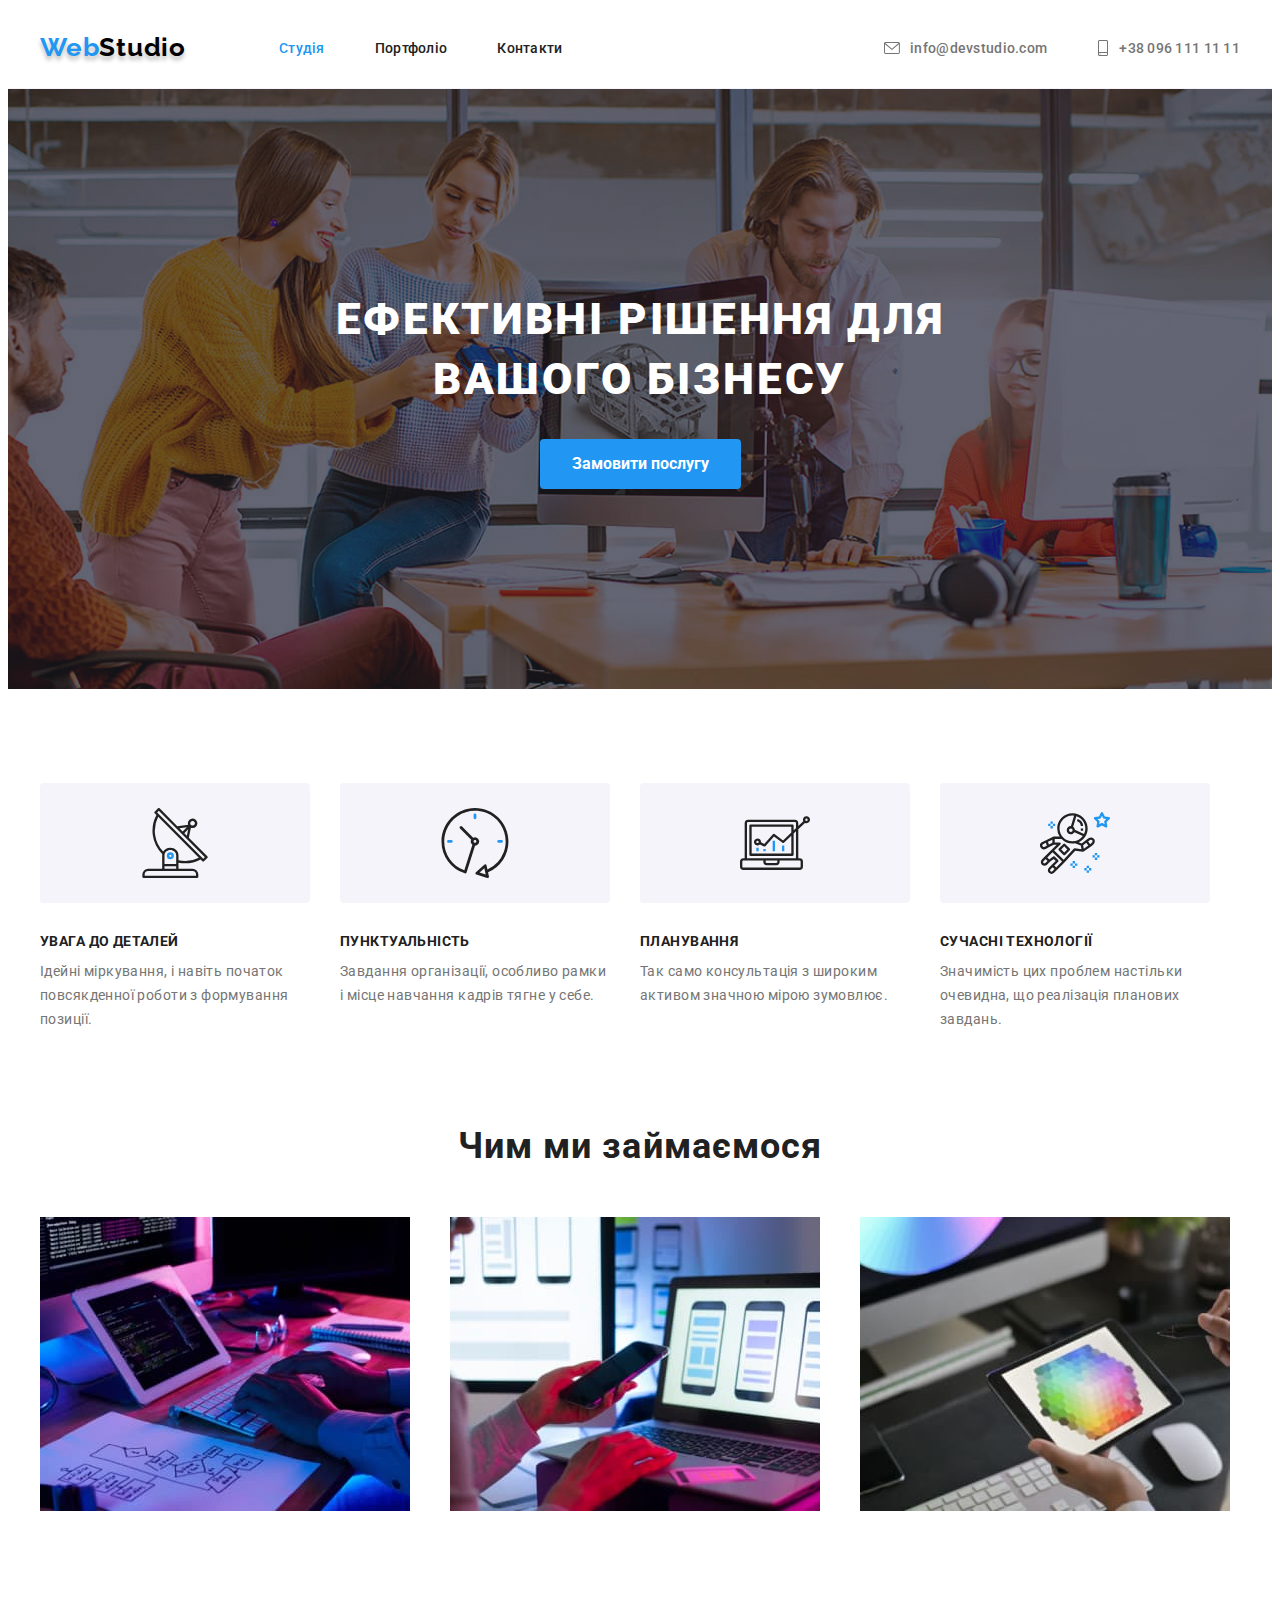
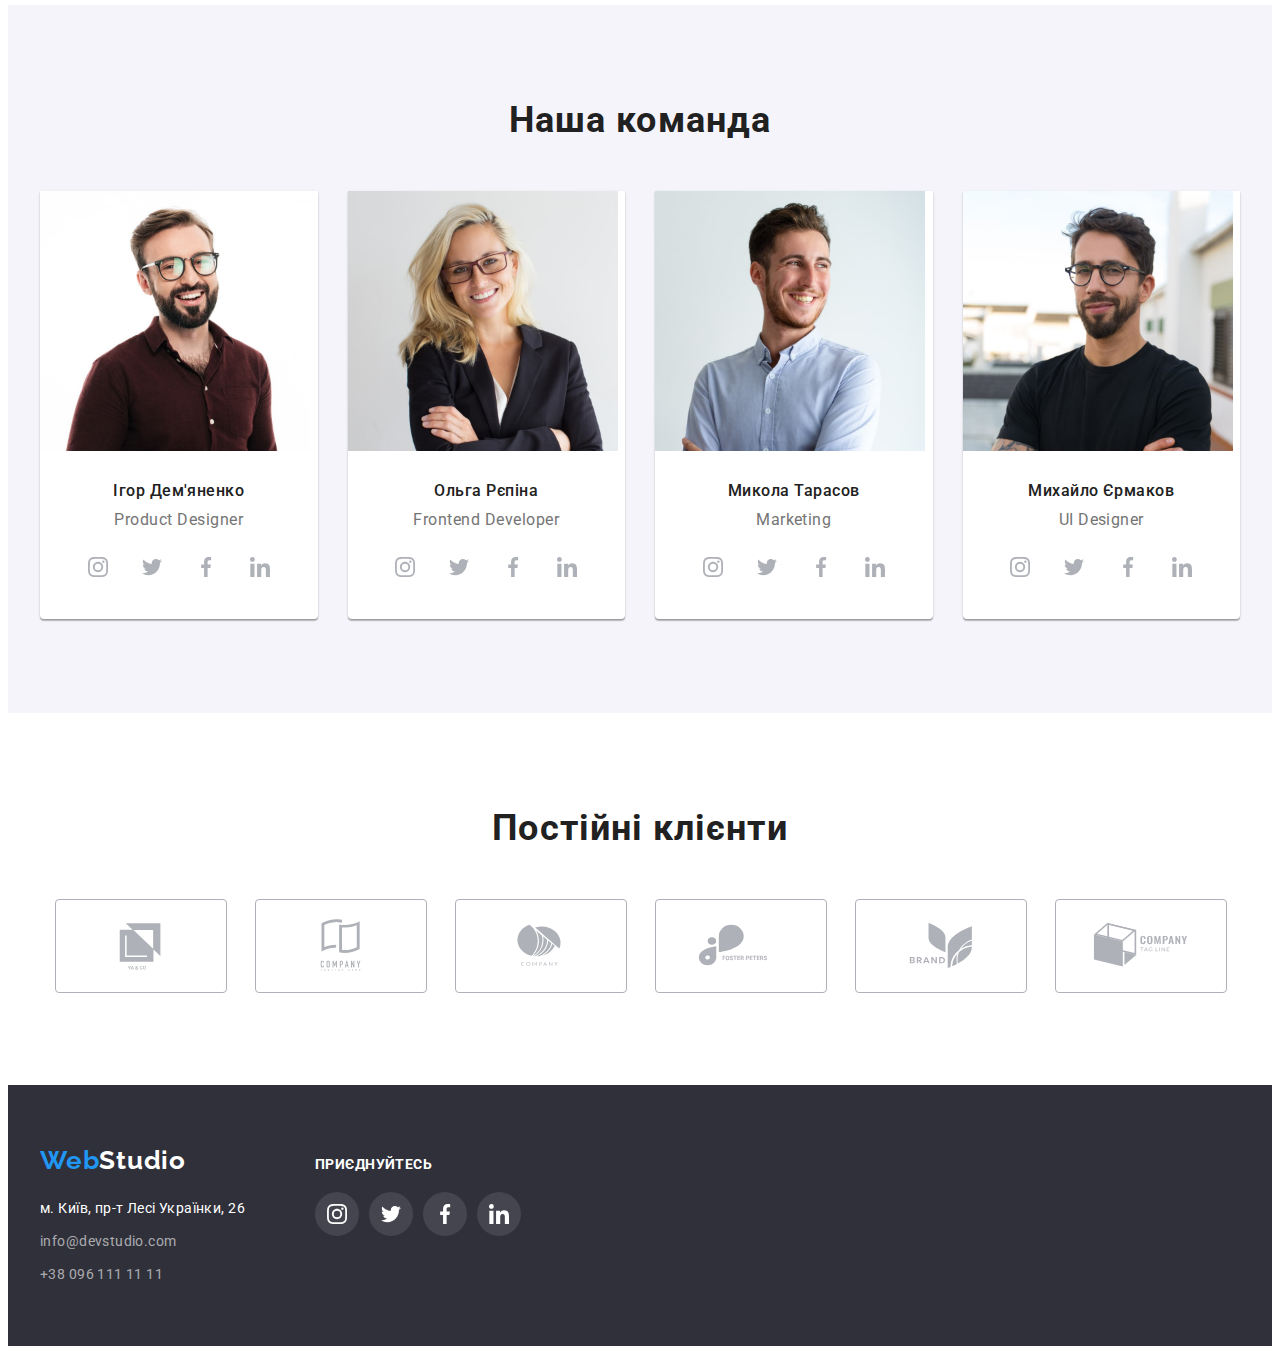
<file: index.html>
<!DOCTYPE html>
<html lang="uk">
  <head>
    <meta charset="UTF-8" />
    <meta http-equiv="X-UA-Compatible" content="IE=edge" />
    <meta name="viewport" content="width=device-width, initial-scale=1.0" />
    <title>WebStudio</title>

    <!-- Normalize -->
    <link
      rel="stylesheet"
      href="https://cdnjs.cloudflare.com/ajax/libs/modern-normalize/1.1.0/modern-normalize.min.css"
      integrity="sha512-wpPYUAdjBVSE4KJnH1VR1HeZfpl1ub8YT/NKx4PuQ5NmX2tKuGu6U/JRp5y+Y8XG2tV+wKQpNHVUX03MfMFn9Q=="
      crossorigin="anonymous"
      referrerpolicy="no-referrer"
    />

    <!-- Fonts -->
    <link rel="preconnect" href="https://fonts.googleapis.com" />
    <link rel="preconnect" href="https://fonts.gstatic.com" crossorigin />
    <link
      href="https://fonts.googleapis.com/css2?family=Raleway:wght@700&family=Roboto:wght@400;500;700;900&display=swap"
      rel="stylesheet"
    />

    <!-- Custom styles -->
    <link rel="stylesheet" href="./css/styles.css" />
  </head>

  <body>
    <!--Header-->
    <header class="header">
      <div class="header-container container">
        <a href="./index.html" class="logo link">Web<span class="logo-part">Studio</span></a>
        <nav class="site-nav">
          <ul class="nav-list list">
            <li>
              <a href="./index.html" class="nav-link link-current link">Студія</a>
            </li>
            <li>
              <a href="./portfolio.html" class="nav-link link">Портфоліо</a>
            </li>
            <li>
              <a href="" class="nav-link link">Контакти</a>
            </li>
          </ul>
        </nav>
        <ul class="contact-list list">
          <li>
            <a href="mailto:info@devstudio.com" 
              class="contact-link link">
              <svg class="header-icon" width="16" height="12">
                <use href="./img/icons/icons.svg#envelope"></use>
              </svg>
              info@devstudio.com
            </a>
          </li>
          <li>
            <a href="tel:+380961111111" 
              class="contact-link link">
              <svg class="header-icon" width="12" height="16">
                <use href="./img/icons/icons.svg#smartphone"></use>
              </svg>
              +38 096 111 11 11
            
            </a>
          </li>
        </ul>
      </div>
    </header>

    <main>
      <!--Hero section -->
      <section class="hero-section section">
        <div class="container">
          <h1 class="hero-title">Ефективні рішення для вашого бізнесу</h1>
          <button type="button" class="hero-btn btn">Замовити послугу</button>
        </div>
      </section>

      <!--Specific section-->
      <section class="section">
        <div class="container">
          <h2 class="visually-hidden">Особливості</h2>
          <ul class="specific-list list">
            <li>
              <div class="specific-bg">
                <svg class="specific-icon" width="70" height="70">
                  <use href="./img/icons/icons.svg#antenna"></use>
                </svg>
              </div>
              <h3 class="scecific-item-title">УВАГА ДО ДЕТАЛЕЙ</h3>
              <p class="specific-item-text">
                Ідейні міркування, і навіть початок повсякденної роботи з формування позиції.
              </p>
            </li>

            <li>
              <div class="specific-bg">
                <svg class="specific-icon" width="70" height="70">
                  <use href="./img/icons/icons.svg#clock"></use>
                </svg>
              </div>
              <h3 class="scecific-item-title">ПУНКТУАЛЬНІСТЬ</h3>
              <p class="specific-item-text">
                Завдання організації, особливо рамки і місце навчання кадрів тягне у себе.
              </p>
            </li>

            <li>
              <div class="specific-bg">
                <svg class="specific-icon" width="70" height="70">
                  <use href="./img/icons/icons.svg#diagram"></use>
                </svg>
              </div>
              <h3 class="scecific-item-title">ПЛАНУВАННЯ</h3>
              <p class="specific-item-text">
                Так само консультація з широким активом значною мірою зумовлює.
              </p>
            </li>

            <li>
              <div class="specific-bg">
                <svg class="specific-icon" width="70" height="70">
                  <use href="./img/icons/icons.svg#astronaut"></use>
                </svg>
              </div>
              <h3 class="scecific-item-title">СУЧАСНІ ТЕХНОЛОГІЇ</h3>
              <p class="specific-item-text">
                Значимість цих проблем настільки очевидна, що реалізація планових завдань.
              </p>
            </li>
          </ul>
        </div>
      </section>

      <!--Activities section-->
      <section class="activities-section section">
        <div class="container">
          <h2 class="section-title">Чим ми займаємося</h2>
          <ul class="card-set list">
            <li class="card-set-item">
              <img
                src="./img/box1.jpg"
                alt="зображення робочого процесу"
                width="370"
                height="294"
              />
            </li>
            <li class="card-set-item">
              <img
                src="./img/box2.jpg"
                alt="зображення робочого процесу"
                width="370"
                height="294"
              />
            </li>
            <li class="card-set-item">
              <img
                src="./img/box3.jpg"
                alt="зображення робочого процесу"
                width="370"
                height="294"
              />
            </li>
          </ul>
        </div>
      </section>

      <!--Team section-->
      <section class="team-section section">
        <div class="container">
          <h2 class="section-title">Наша команда</h2>
          <ul class="card-set list">
            <li class="card-set-item team-list">
              <img src="./img/teammate1.jpg" alt="Ігор Дем'яненко" width="270" height="260" />
              <div class="team-item-descr">
                <h3 class="team-item-title">Ігор Дем'яненко</h3>
                <p lang="en" class="team-item-text">Product Designer</p>
                <ul class="socials-team socials list">
                  <li class="socials-item">
                    <a 
                    href="https://www.instagram.com/" 
                    class="socials-link-team socials-link link"
                    aria-label="Instagram"
                    target="_blank"
                    rel="noopener norefferer"
                    >
                      <svg class="socials-icon" width="20" height="20">
                        <use href="./img/icons/icons.svg#instagram"></use>
                      </svg>
                    </a> 
                  </li>

                  <li class="socials-item">
                    <a href="https://twitter.com/" 
                    class="socials-link-team socials-link link" 
                    aria-label="Twitter" 
                    target="_blank" 
                    rel="noopener norefferer"
                    >
                      <svg class="socials-icon" width="20" height="20">
                        <use href="./img/icons/icons.svg#twitter"></use>
                      </svg>
                    </a>
                  </li>

                  <li class="socials-item">
                    <a href="https://www.facebook.com/" 
                    class="socials-link-team socials-link link" 
                    aria-label="Facebook" 
                    target="_blank" 
                    rel="noopener norefferer"
                    >
                      <svg class="socials-icon" width="20" height="20">
                        <use href="./img/icons/icons.svg#facebook"></use>
                      </svg>
                    </a>                   
                  </li>

                  <li class="socials-item">
                    <a href="https://www.linkedin.com/" 
                    class="socials-link-team socials-link link" 
                    aria-label="Linkedin" 
                    target="_blank" 
                    rel="noopener norefferer"
                    >
                      <svg class="socials-icon" width="20" height="20">
                        <use href="./img/icons/icons.svg#linkedin"></use>
                      </svg>
                    </a>                   
                  </li>
                </ul>
              </div>
            </li>
            <li class="card-set-item team-list">
              <img src="./img/teammate2.jpg" alt="Ольга Рєпіна" width="270" height="260" />
              <div class="team-item-descr">
                <h3 class="team-item-title">Ольга Рєпіна</h3>
                <p lang="en" class="team-item-text">Frontend Developer</p>
                <ul class="socials-team socials list">
                  <li class="socials-item">
                    <a href="https://www.instagram.com/" class="socials-link-team socials-link link" aria-label="Instagram"
                      target="_blank" rel="noopener norefferer">
                      <svg class="socials-icon" width="20" height="20">
                        <use href="./img/icons/icons.svg#instagram"></use>
                      </svg>
                    </a>
                  </li>
                
                  <li class="socials-item">
                    <a href="https://twitter.com/" class="socials-link-team socials-link link" aria-label="Twitter" target="_blank"
                      rel="noopener norefferer">
                      <svg class="socials-icon" width="20" height="20">
                        <use href="./img/icons/icons.svg#twitter"></use>
                      </svg>
                    </a>
                  </li>
                
                  <li class="socials-item">
                    <a href="https://www.facebook.com/" class="socials-link-team socials-link link" aria-label="Facebook"
                      target="_blank" rel="noopener norefferer">
                      <svg class="socials-icon" width="20" height="20">
                        <use href="./img/icons/icons.svg#facebook"></use>
                      </svg>
                    </a>
                  </li>
                
                  <li class="socials-item">
                    <a href="https://www.linkedin.com/" class="socials-link-team socials-link link" aria-label="Linkedin"
                      target="_blank" rel="noopener norefferer">
                      <svg class="socials-icon" width="20" height="20">
                        <use href="./img/icons/icons.svg#linkedin"></use>
                      </svg>
                    </a>
                  </li>
                </ul>
              </div>
            </li>
            <li class="card-set-item team-list">
              <img src="./img/teammate3.jpg" alt="Микола Тарасов" width="270" height="260" />
              <div class="team-item-descr">
                <h3 class="team-item-title">Микола Тарасов</h3>
                <p lang="en" class="team-item-text">Marketing</p>
                <ul class="socials-team socials list">
                  <li class="socials-item">
                    <a href="https://www.instagram.com/" class="socials-link-team socials-link link" aria-label="Instagram"
                      target="_blank" rel="noopener norefferer">
                      <svg class="socials-icon" width="20" height="20">
                        <use href="./img/icons/icons.svg#instagram"></use>
                      </svg>
                    </a>
                  </li>
                
                  <li class="socials-item">
                    <a href="https://twitter.com/" class="socials-link-team socials-link link" aria-label="Twitter" target="_blank"
                      rel="noopener norefferer">
                      <svg class="socials-icon" width="20" height="20">
                        <use href="./img/icons/icons.svg#twitter"></use>
                      </svg>
                    </a>
                  </li>
                
                  <li class="socials-item">
                    <a href="https://www.facebook.com/" class="socials-link-team socials-link link" aria-label="Facebook"
                      target="_blank" rel="noopener norefferer">
                      <svg class="socials-icon" width="20" height="20">
                        <use href="./img/icons/icons.svg#facebook"></use>
                      </svg>
                    </a>
                  </li>
                
                  <li class="socials-item">
                    <a href="https://www.linkedin.com/" class="socials-link-team socials-link link" aria-label="Linkedin"
                      target="_blank" rel="noopener norefferer">
                      <svg class="socials-icon" width="20" height="20">
                        <use href="./img/icons/icons.svg#linkedin"></use>
                      </svg>
                    </a>
                  </li>
                </ul>
              </div>
            </li>
            <li class="card-set-item team-list">
              <img src="./img/teammate4.jpg" alt="Михайло Єрмаков" width="270" height="260" />
              <div class="team-item-descr">
                <h3 class="team-item-title">Михайло Єрмаков</h3>
                <p lang="en" class="team-item-text">UI Designer</p>
                <ul class="socials-team socials list">
                  <li class="socials-item">
                    <a href="https://www.instagram.com/" class="socials-link-team socials-link link" aria-label="Instagram"
                      target="_blank" rel="noopener norefferer">
                      <svg class="socials-icon" width="20" height="20">
                        <use href="./img/icons/icons.svg#instagram"></use>
                      </svg>
                    </a>
                  </li>
                
                  <li class="socials-item">
                    <a href="https://twitter.com/" class="socials-link-team socials-link link" aria-label="Twitter" target="_blank"
                      rel="noopener norefferer">
                      <svg class="socials-icon" width="20" height="20">
                        <use href="./img/icons/icons.svg#twitter"></use>
                      </svg>
                    </a>
                  </li>
                
                  <li class="socials-item">
                    <a href="https://www.facebook.com/" class="socials-link-team socials-link link" aria-label="Facebook"
                      target="_blank" rel="noopener norefferer">
                      <svg class="socials-icon" width="20" height="20">
                        <use href="./img/icons/icons.svg#facebook"></use>
                      </svg>
                    </a>
                  </li>
                
                  <li class="socials-item">
                    <a href="https://www.linkedin.com/" class="socials-link-team socials-link link" aria-label="Linkedin"
                      target="_blank" rel="noopener norefferer">
                      <svg class="socials-icon" width="20" height="20">
                        <use href="./img/icons/icons.svg#linkedin"></use>
                      </svg>
                    </a>
                  </li>
                </ul>
              </div>
            </li>
          </ul>
        </div>
      </section>

      <!-- Regular customers section -->
      <section class="section">
        <div class="container">
          <h2 class="section-title">Постійні клієнти</h2>
          <ul class="regular-customers-list list">
            <li class="regular-customers-item">
              <a href="#" 
                class="regular-customers-link link"
                aria-label="Company 1"
                target="_blank" 
                rel="noopener norefferer"
                >
                <svg class="regular-customers-icon" width="106" height="60">
                  <use href="./img/icons/icons.svg#logo-1"></use>
                </svg>
              </a>
            </li>

            <li class="regular-customers-item">
              <a href="#" 
                class="regular-customers-link link" 
                aria-label="Company 2" 
                target="_blank" 
                rel="noopener norefferer"
                >
                <svg class="regular-customers-icon" width="106" height="60">
                  <use href="./img/icons/icons.svg#logo-2"></use>
                </svg>
              </a>
            </li>

            <li class="regular-customers-item">
              <a href="#" 
                class="regular-customers-link link"
                aria-label="Company 3" 
                target="_blank" 
                rel="noopener norefferer"
                >
                <svg class="regular-customers-icon" width="106" height="60">
                  <use href="./img/icons/icons.svg#logo-3"></use>
                </svg>
              </a>
            </li>

            <li class="regular-customers-item">
              <a href="#" 
                class="regular-customers-link link"
                aria-label="Company 4" 
                target="_blank" 
                rel="noopener norefferer"
                >
                <svg class="regular-customers-icon" width="106" height="60">
                  <use href="./img/icons/icons.svg#logo-4"></use>
                </svg>
              </a>
            </li>

            <li class="regular-customers-item">
              <a href="#" 
                class="regular-customers-link link"
                aria-label="Company 5" 
                target="_blank" 
                rel="noopener norefferer"
                >
                <svg class="regular-customers-icon" width="106" height="60">
                  <use href="./img/icons/icons.svg#logo-5"></use>
                </svg>
              </a>
            </li>

            <li class="regular-customers-item">
              <a href="#" 
                class="regular-customers-link link"
                aria-label="Company 6" 
                target="_blank" 
                rel="noopener norefferer"
                >
                <svg class="regular-customers-icon" width="106" height="60">
                  <use href="./img/icons/icons.svg#logo-6"></use>
                </svg>
              </a>
            </li>
          </ul>
        </div>
      </section>
    </main>

    <!--Footer-->
    <footer class="footer-section">
      <div class="footer-container container">
        <div class="footer-address-container">
          <a href="./index.html" class="logo-footer link"
            >Web<span class="logo-footer-part">Studio</span></a
          >
          <address>
            <ul class="address-list list">
              <li class="footer-list">
                <a
                  href="https://goo.gl/maps/eDy7byiWpMhhqCSa9"
                  target="_blank"
                  rel="noopener noreferrer nofollow"
                  class="address link"
                  >м. Київ, пр-т Лесі Українки, 26</a
                >
              </li>
              <li class="footer-list">
                <a href="mailto:info@devstudio.com" class="contact-link-footer link"
                  >info@devstudio.com</a
                >
              </li>
              <li class="footer-list">
                <a href="tel:+380961111111" class="contact-link-footer link">+38 096 111 11 11</a>
              </li>
            </ul>
          </address>
        </div>
        
        <div class="footer-socials-container">
          <h2 class="join-title">Приєднуйтесь</h2>
          <ul class="socials-footer socials list">
            <li class="socials-item">
              <a href="https://www.instagram.com/" 
                class="socials-link-footer socials-link link" 
                aria-label="Instagram" 
                target="_blank"
                rel="noopener norefferer"
                >
                <svg class="socials-icon" width="20" height="20">
                  <use href="./img/icons/icons.svg#instagram"></use>
                </svg>
              </a>
            </li>
          
            <li class="socials-item">
              <a href="https://twitter.com/" 
                class="socials-link-footer socials-link link" 
                aria-label="Twitter" 
                target="_blank"
                rel="noopener norefferer"
                >
                <svg class="socials-icon" width="20" height="20">
                  <use href="./img/icons/icons.svg#twitter"></use>
                </svg>
              </a>
            </li>
          
            <li class="socials-item">
              <a href="https://www.facebook.com/" 
                class="socials-link-footer socials-link link" 
                aria-label="Facebook" 
                target="_blank"
                rel="noopener norefferer"
                >
                <svg class="socials-icon" width="20" height="20">
                  <use href="./img/icons/icons.svg#facebook"></use>
                </svg>
              </a>
            </li>
          
            <li class="socials-item">
              <a href="https://www.linkedin.com/" 
                class="socials-link-footer socials-link link" 
                aria-label="Linkedin" 
                target="_blank"
                rel="noopener norefferer"
                >
                <svg class="socials-icon" width="20" height="20">
                  <use href="./img/icons/icons.svg#linkedin"></use>
                </svg>
              </a>
            </li>
          </ul>
        </div>
      </div>
    </footer>
  </body>
</html>
</file>
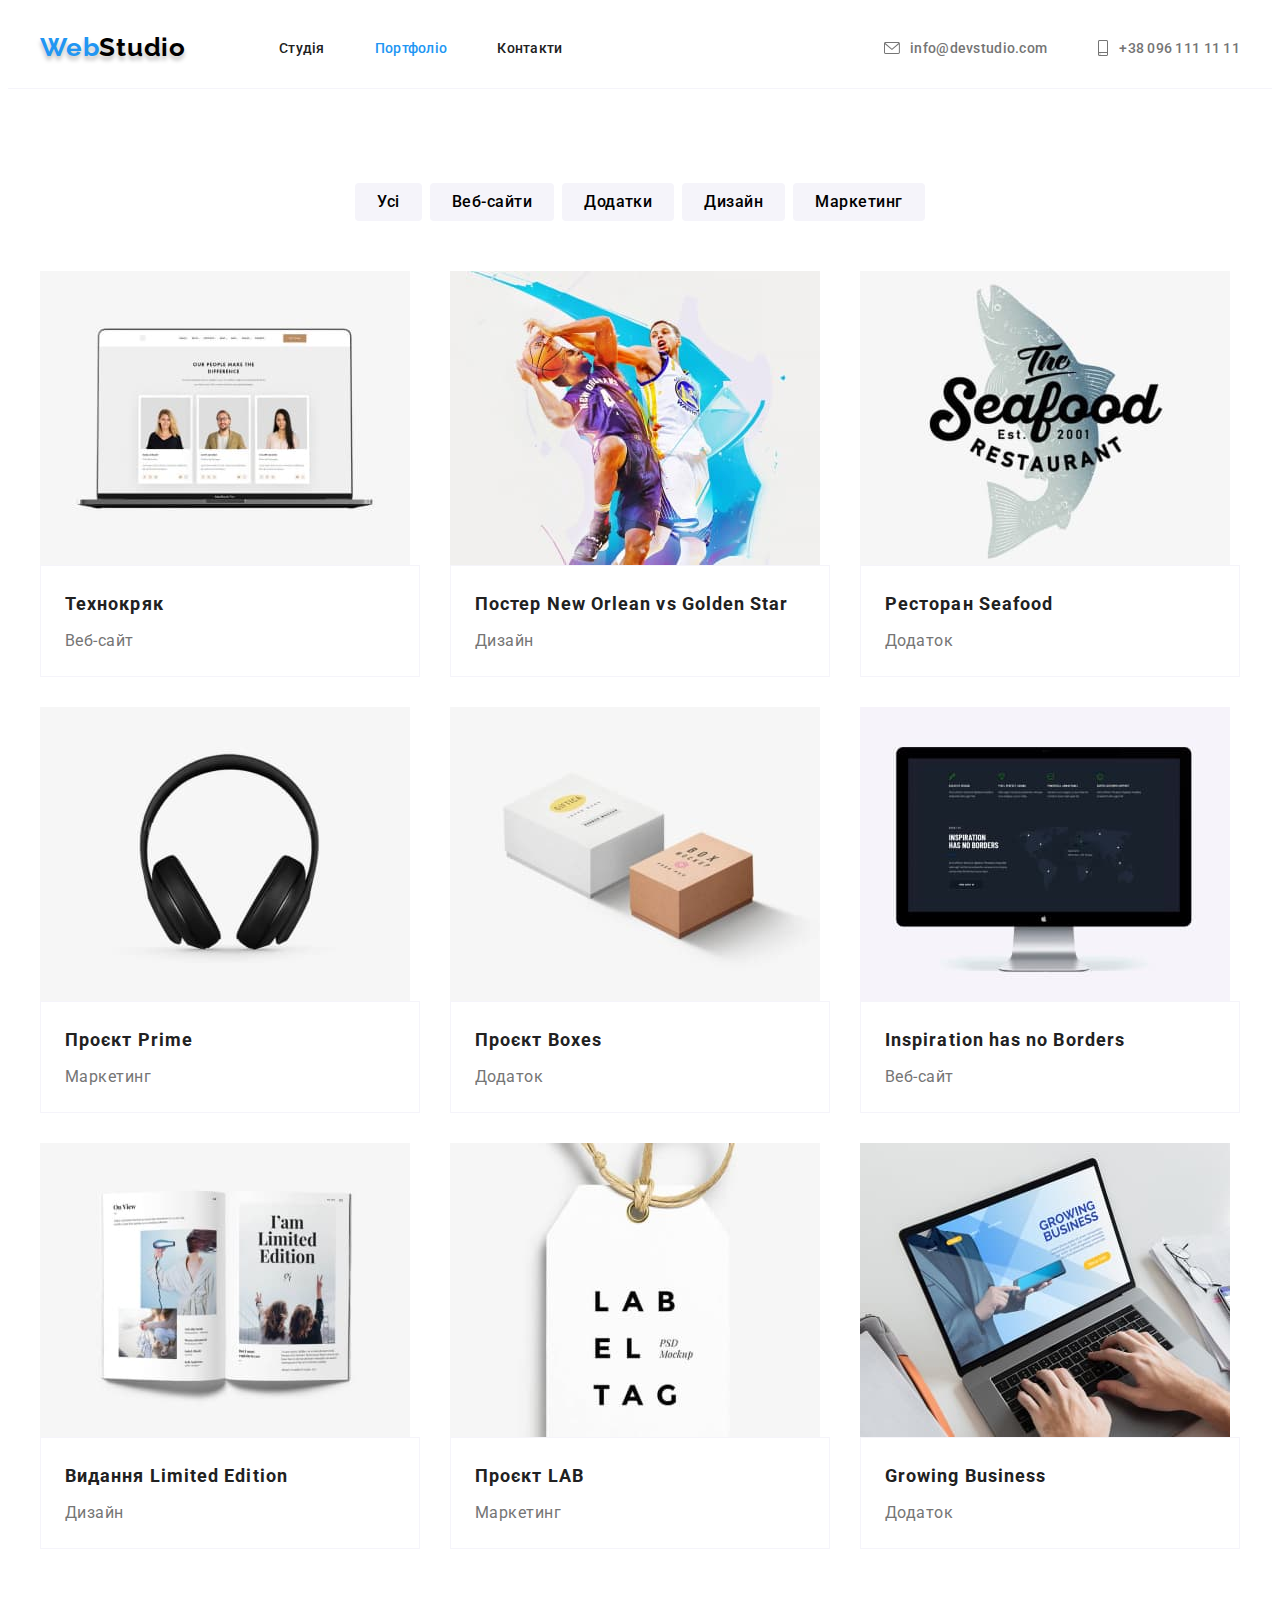
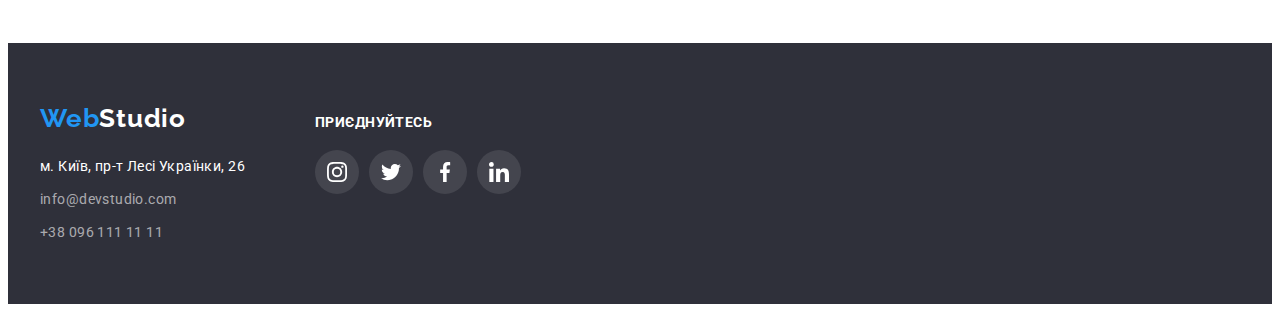
<file: portfolio.html>
<!DOCTYPE html>
<html lang="uk">
<head>
    <meta charset="UTF-8">
    <meta http-equiv="X-UA-Compatible" content="IE=edge">
    <meta name="viewport" content="width=device-width, initial-scale=1.0">
    <title>Portfolio WebStudio</title>
    <!-- Normalize -->
    <link rel="stylesheet" href="https://cdnjs.cloudflare.com/ajax/libs/modern-normalize/1.1.0/modern-normalize.min.css"
        integrity="sha512-wpPYUAdjBVSE4KJnH1VR1HeZfpl1ub8YT/NKx4PuQ5NmX2tKuGu6U/JRp5y+Y8XG2tV+wKQpNHVUX03MfMFn9Q=="
        crossorigin="anonymous" referrerpolicy="no-referrer" />

    <!-- Fonts -->
    <link rel="preconnect" href="https://fonts.googleapis.com">
    <link rel="preconnect" href="https://fonts.gstatic.com" crossorigin>
    <link href="https://fonts.googleapis.com/css2?family=Raleway:wght@700&family=Roboto:wght@400;500;700;900&display=swap"
        rel="stylesheet">

    <!-- Custom styles -->
    <link rel="stylesheet" href="./css/styles.css">
</head>
<body>
    <!--Header-->
    <header class="header">
        <div class="header-container container">
            <a href="./index.html" class="logo link">Web<span class="logo-part">Studio</span></a>
            <nav class="site-nav">
                <ul class="nav-list list">
                    <li>
                        <a href="./index.html" class="nav-link link">Студія</a>
                    </li>
                    <li>
                        <a href="./portfolio.html" class="nav-link link-current link">Портфоліо</a>
                    </li>
                    <li>
                        <a href="" class="nav-link link">Контакти</a>
                    </li>
                </ul>
            </nav>
            <ul class="contact-list list">
                <li>
                    <a href="mailto:info@devstudio.com" class="contact-link link">
                        <svg class="header-icon" width="16" height="12">
                            <use href="./img/icons/icons.svg#envelope"></use>
                        </svg>
                        info@devstudio.com
                    </a>
                </li>
                <li>
                    <a href="tel:+380961111111" class="contact-link link">
                        <svg class="header-icon" width="12" height="16">
                            <use href="./img/icons/icons.svg#smartphone"></use>
                        </svg>
                        +38 096 111 11 11
            
                    </a>
                </li>
            </ul>
        </div>
    </header>

    <main>
        <!-- Portfolio -->
        <section class="portfolio-section">
            <div class="container">
                <h1 class="visually-hidden">Portfolio</h1>
                <!-- Button  list -->
                <ul class="button-list list">
                    <li><button type="button" class="portfolio-btn btn">Усі</button></li>
                    <li><button type="button" class="portfolio-btn btn">Веб-сайти</button></li>
                    <li><button type="button" class="portfolio-btn btn">Додатки</button></li>
                    <li><button type="button" class="portfolio-btn btn">Дизайн</button></li>
                    <li><button type="button" class="portfolio-btn btn">Маркетинг</button></li>
                </ul>
                <!-- Examples -->
                <ul class="examples-list card-set list">
                    <li class="card-set-item">
                        <img 
                            src="./img/portfolio1.jpg" 
                            alt="Work example"
                            width="370"
                            height="294"
                        >
                        <div class="example-descr">
                            <h2 class="example-title">Технокряк</h2>
                            <p class="example-text">Веб-сайт</p>
                        </div>
                    </li>
                    <li class="card-set-item">
                        <img 
                            src="./img/portfolio2.jpg" 
                            alt="Work example"
                            width="370"
                            height="294"
                        >
                        <div class="example-descr">
                            <h2 class="example-title">Постер New Orlean vs Golden Star</h2>
                            <p class="example-text">Дизайн</p>
                        </div>
                    </li>
                    <li class="card-set-item">
                        <img 
                            src="./img/portfolio3.jpg" 
                            alt="Work example"
                            width="370"
                            height="294"    
                        >
                        <div class="example-descr">
                            <h2 class="example-title">Ресторан Seafood</h2>
                            <p class="example-text">Додаток</p>
                        </div>
                    </li>
                    <li class="card-set-item">
                        <img 
                            src="./img/portfolio4.jpg" 
                            alt="Work example"
                            width="370"
                            height="294"
                        >
                        <div class="example-descr">
                            <h2 class="example-title">Проєкт Prime</h2>
                            <p class="example-text">Маркетинг</p>
                        </div>
                    </li>
                    <li class="card-set-item">
                        <img 
                            src="./img/portfolio5.jpg" 
                            alt="Work example"
                            width="370"
                            height="294"
                        >
                        <div class="example-descr">
                            <h2 class="example-title">Проєкт Boxes</h2>
                            <p class="example-text">Додаток</p>
                        </div>
                    </li>
                    <li class="card-set-item">
                        <img 
                            src="./img/portfolio6.jpg" 
                            alt="Work example"
                            width="370"
                            height="294"
                        >
                        <div class="example-descr">
                            <h2 class="example-title">Inspiration has no Borders</h2>
                            <p class="example-text">Веб-сайт</p>
                        </div>
                    </li>
                    <li class="card-set-item">
                        <img 
                            src="./img/portfolio7.jpg" 
                            alt="Work example"
                            width="370"
                            height="294"
                        >
                        <div class="example-descr">
                            <h2 class="example-title">Видання Limited Edition</h2>
                            <p class="example-text">Дизайн</p>
                        </div>
                    </li>
                    <li class="card-set-item">
                        <img 
                            src="./img/portfolio8.jpg" 
                            alt="Work example"
                            width="370"
                            height="294"
                        >
                        <div class="example-descr">
                            <h2 class="example-title">Проєкт LAB</h2>
                            <p class="example-text">Маркетинг</p>
                        </div>
                    </li>
                    <li class="card-set-item">
                        <img 
                            src="./img/portfolio9.jpg" 
                            alt="Work example"
                            width="370"
                            height="294"
                        >
                        <div class="example-descr">
                            <h2 class="example-title">Growing Business</h2>
                            <p class="example-text">Додаток</p>
                        </div>
                    </li>
                </ul>
            </div>
        </section> 
    </main>
    
    <!--Footer-->
    <footer class="footer-section">
        <div class="footer-container container">
            <div class="footer-address-container">
                <a href="./index.html" class="logo-footer link">Web<span class="logo-footer-part">Studio</span></a>
                <address>
                    <ul class="address-list list">
                        <li class="footer-list">
                            <a href="https://goo.gl/maps/eDy7byiWpMhhqCSa9" target="_blank"
                                rel="noopener noreferrer nofollow" class="address link">м. Київ, пр-т Лесі Українки, 26</a>
                        </li>
                        <li class="footer-list">
                            <a href="mailto:info@devstudio.com" class="contact-link-footer link">info@devstudio.com</a>
                        </li>
                        <li class="footer-list">
                            <a href="tel:+380961111111" class="contact-link-footer link">+38 096 111 11 11</a>
                        </li>
                    </ul>
                </address>
            </div>
    
            <div class="footer-socials-container">
                <h2 class="join-title">Приєднуйтесь</h2>
                <ul class="socials-footer socials list">
                    <li class="socials-item">
                        <a href="https://www.instagram.com/" class="socials-link-footer socials-link link"
                            aria-label="Instagram" target="_blank" rel="noopener norefferer">
                            <svg class="socials-icon" width="20" height="20">
                                <use href="./img/icons/icons.svg#instagram"></use>
                            </svg>
                        </a>
                    </li>
    
                    <li class="socials-item">
                        <a href="https://twitter.com/" class="socials-link-footer socials-link link" aria-label="Twitter"
                            target="_blank" rel="noopener norefferer">
                            <svg class="socials-icon" width="20" height="20">
                                <use href="./img/icons/icons.svg#twitter"></use>
                            </svg>
                        </a>
                    </li>
    
                    <li class="socials-item">
                        <a href="https://www.facebook.com/" class="socials-link-footer socials-link link"
                            aria-label="Facebook" target="_blank" rel="noopener norefferer">
                            <svg class="socials-icon" width="20" height="20">
                                <use href="./img/icons/icons.svg#facebook"></use>
                            </svg>
                        </a>
                    </li>
    
                    <li class="socials-item">
                        <a href="https://www.linkedin.com/" class="socials-link-footer socials-link link"
                            aria-label="Linkedin" target="_blank" rel="noopener norefferer">
                            <svg class="socials-icon" width="20" height="20">
                                <use href="./img/icons/icons.svg#linkedin"></use>
                            </svg>
                        </a>
                    </li>
                </ul>
            </div>
        </div>
    </footer>
    
</body>
</html>
</file>
<file: css/styles.css>
:root{
    /* Fonts */
    --main-font: "Roboto", sans-serif;
    --logo-font:'Raleway', sans-serif;

    /* Colors */
    --header-logo-color: #000000;
    --footer-logo-color: #FFFFFF;
    --header-contacts-color: #757575;
    --footer-contact-color: rgba(255, 255, 255, 0.6);
    --light-title-color: #FFFFFF;
    --main-bcg-color: #ffffff;
    --dark-bcg-color: #2F303A;
    --secondary-bcg-color: #F5F4FA;
    --title-color: #212121;
    --main-text-color: #757575;
    --accent-color: #2196F3;
    --address-color: #ffffff;
    --icons-color: #AFB1B8;


    /* Others */
    --indent: 30px;
    --items: 3;
}

/* Base styles */
body {
    font-family: var(--main-font);
    font-size: 14px;
    color: var(--title-color);
    background-color: var(--main-bcg-color);
}

/* Reset start*/
h1,
h2,
h3,
h4,
h5,
h6,
p {
    margin: 0;
}

.list {
    list-style: none;
    margin: 0;
    padding: 0;
}

.link {
    text-decoration: none;
}

img {
    display: block;
}
/* Reset end*/

.section {
    padding-top: 94px;
    padding-bottom: 94px;
}

.container {
    width: 1200px;
    padding-right: 15px;
    padding-left: 15px;
    margin-right: auto;
    margin-left: auto;
}

.btn {
    font-family: inherit;
    text-align: center;
    cursor: pointer;
    border: none;
    border-radius: 4px;

    padding: 10px 32px;
    min-height: 38px;
}

.section-title {
    font-weight: 700;
    font-size: 36px;
    line-height: calc(42/36);
    text-align: center;
    letter-spacing: 0.03em;
    margin-bottom: 50px;
}

.card-set {
    display: flex;
    align-items: center;
    gap: 30px;
    flex-wrap: wrap;
}

.card-set-item {
    flex-basis: calc((100% - var(--indent) * (var(--items) - 1)) / (var(--items)));
}

.socials {
    display: flex;
    align-items: center;
    gap: 10px;
}

.socials-item {
    width: 44px;
    height: 44px;
}

.socials-link {
    display: flex;
    justify-content: center;
    align-items: center;
    width: 100%;
    height: 100%;
    border-radius: 50%;
}

.socials-link:hover,
.socials-link:focus {
    color: var(--main-bcg-color);
    background-color: var(--accent-color);
}

.socials-icon {
    fill: currentColor;
}

.visually-hidden {
    position: absolute;
    white-space: nowrap;
    width: 1px;
    height: 1px;
    overflow: hidden;
    border: 0;
    padding: 0;
    clip: rect(0 0 0 0);
    clip-path: inset(50%);
    margin: -1px;
}


/* -----------------HEADER----------------------- */

.header {
    border-bottom: 1px solid var(--secondary-bcg-color);
}
.header-container {
    display: flex;
}

.logo {
    font-family: var(--logo-font);
    font-weight: 700;
    font-size: 26px;
    line-height: calc(31/26);
    letter-spacing: 0.03em;

    color: var(--accent-color);
    text-shadow: 0px 4px 4px rgba(0, 0, 0, 0.25);

    display: block;
    padding-top: 24px;
    padding-bottom: 25px;
    margin-right: 93px;
}

.logo-part {
    color: var(--header-logo-color);
}

.site-nav {
    margin-right: auto;
}

.nav-list {
    display: flex;
    gap: 50px;
}

.nav-link {
    font-weight: 500;
    font-size: 14px;
    line-height: calc(16/14);
    letter-spacing: 0.02em;

    color: currentColor;  
}


.nav-link:hover,
.nav-link:focus {
    color: var(--accent-color);
}

.link-current {
    color: var(--accent-color);
}

.nav-link,
.contact-link {
    display: block;

    padding-top: 32px;
    padding-bottom: 32px;
}

.contact-list {
    display: flex;
    align-items: center;
    gap: 50px;
}

.contact-link {
    display: flex;
    align-items: center;
    gap: 10px;
    
    font-weight: 500;
    line-height: calc(16/14);
    letter-spacing: 0.02em;

    color: var(--header-contacts-color);
}

.contact-link:hover,
.contact-link:focus {
    color: var(--accent-color);
}

.header-icon {
    fill: currentColor;
}


/* -----------------HERO----------------------- */

.hero-section {
    max-width: 1600px;
    margin: 0 auto;
    padding-top: 200px;
    padding-bottom: 200px;

    text-align: center;

    background-color: var(--dark-bcg-color);
    background-image: linear-gradient(rgba(47, 48, 58, 0.4), rgba(47, 48, 58, 0.4)), url(../img/hero-img.jpg);
    background-repeat: no-repeat;
    background-position: center; 
}

.hero-title {
    font-weight: 900;
    font-size: 44px;
    line-height: calc(60/44);
    text-align: center;
    letter-spacing: 0.06em;
    text-transform: uppercase;

    color: var(--light-title-color);

    width: 696px;
    margin-right: auto;
    margin-left: auto;
    margin-bottom: 30px;
}

.hero-btn {
    font-weight: 700;
    font-size: 16px;
    line-height: calc(30/16);

    color: var(--light-title-color);
    background-color: var(--accent-color);
}


/* -----------------SPECIFIIC----------------------- */


.specific-list {
    display: flex;
    gap: 30px;
}

.specific-bg {
    display: flex;
    justify-content: center;
    align-items: center;

    height: 120px;
    margin-bottom: 30px;

    background-color: var(--secondary-bcg-color);
    border-radius: 4px;
}
    

.scecific-item-title {
    font-size: 14px;
    line-height: calc(16/14);
    letter-spacing: 0.03em;
    text-transform: uppercase;
    margin-bottom: 10px;
}

.specific-item-text {
    line-height: calc(24/14);
    letter-spacing: 0.03em;
    color: var(--main-text-color)
}

.scecific-item-title,
.specific-item-text {
    width: 270px;
}


/* -----------------ACTIVITIES----------------------- */

.activities-section {
    padding-top: 0;
}


/* -----------------TEAM----------------------- */

.team-section {
    background-color: var(--secondary-bcg-color);
}

.team-list {
    --items: 4;
    background-color: var(--address-color);
    box-shadow: 0px 1px 3px rgba(0, 0, 0, 0.12), 0px 1px 1px rgba(0, 0, 0, 0.14), 0px 2px 1px rgba(0, 0, 0, 0.2);
    border-radius: 0px 0px 4px 4px;
}

.team-item-descr{
    padding-top: 30px;
    padding-bottom: 30px;
}

.team-item-title {
    font-weight: 500;
    font-size: 16px;
    line-height: calc(19/16);
    letter-spacing: 0.03em;
    text-align: center;
    margin-bottom: 10px;
}

.team-item-text {
    font-size: 16px;
    line-height: calc(19/16);
    letter-spacing: 0.03em;
    text-align: center;
    color: var(--main-text-color);
    margin-bottom: 16px;
}

.socials-team {
    justify-content: center;
}
.socials-link-team {
    color: var(--icons-color);
    background-color: var(--main-bcg-color);
}


/* -----------------REGULAR CUSTOMERS----------------- */

.regular-customers-list {
    display: flex;
    justify-content: center;
    align-items: center;
    gap: 30px;
}

.regular-customers-item {
    width: 170px;
    height: 92px;
}
.regular-customers-link {
    display: flex;
    justify-content: center;
    align-items: center;
    width: 100%;
    height: 100%;
    color: var(--icons-color);
    border: 1px solid var(--icons-color);
    border-radius: 4px;
}

.regular-customers-link:hover,
.regular-customers-link:focus {
    color: var(--accent-color);
    border: 1px solid var(--accent-color);
}

.regular-customers-icon {
    fill: currentColor;
}


/* -----------------FOOTER----------------------- */

.footer-section {
    background-color: var(--dark-bcg-color);
    padding-top: 60px;
    padding-bottom: 60px;
}

.footer-container {
    display: flex;
    align-items: baseline;
}

.footer-address-container {
    margin-right: 70px;
}

.logo-footer {
    font-family: var(--logo-font);
    font-weight: 700;
    font-size: 26px;
    line-height: calc(31/26);
    letter-spacing: 0.03em;
    color: var(--accent-color);
    
    display: block;
    margin-bottom: 20px;
}

.logo-footer-part {
    color: var(--footer-logo-color);
}

.footer-list:not(:last-child) {
margin-bottom: 9px;
}

.address {
    color: var(--address-color);
    font-style: normal;
    line-height: calc(24/14);
    letter-spacing: 0.03em;
}

.address:hover,
.address:focus {
    color: var(--accent-color);
}

.contact-link-footer {
    color: var(--footer-contact-color);
    font-style: normal;
    line-height: calc(24/14);
    letter-spacing: 0.03em;

    display: inline-block;
}

.contact-link-footer:hover,
.contact-link-footer:focus {
    color: var(--accent-color);
}

.join-title {
    font-size: 14px;
    line-height: calc(16/14);
    letter-spacing: 0.03em;
    text-transform: uppercase;
    color: var(--light-title-color);
    margin-bottom: 20px;
}

.socials-footer {
    justify-content: flex-start;
}
.socials-link-footer {
    color: var(--footer-logo-color);
    background-color: rgba(255, 255, 255, 0.1);
}


/* ------------------------------------------------------ */
/* -----------------PORTFOLIO PAGE----------------------- */
/* ------------------------------------------------------ */

.portfolio-section {
    padding-top: 94px;
    padding-bottom: 94px;
}


/* -----------------BUTTON LIST----------------------- */

.button-list {
    display: flex;
    justify-content: center;
    gap: 8px;
    margin-bottom: 50px;
}

.portfolio-btn {
    font-weight: 500;
    font-size: 16px;
    line-height: calc(26/16);
    letter-spacing: 0.03em;
    background-color: var(--secondary-bcg-color);
    padding: 6px 22px

}

.portfolio-btn:hover,
.portfolio-btn:focus {
    color: var(--address-color);
    background-color: var(--accent-color);
    box-shadow: 0px 3px 1px rgba(0, 0, 0, 0.1), 
    0px 1px 2px rgba(0, 0, 0, 0.08), 
    0px 2px 2px rgba(0, 0, 0, 0.12);
}


/* -----------------EXAMPLES----------------------- */

.examples-list {
    padding-right: auto;
    padding-left: auto;
}

.card-set-item:hover,
.card-set-item:focus {
    box-shadow: 0px 1px 1px rgba(0, 0, 0, 0.12), 
    0px 4px 4px rgba(0, 0, 0, 0.06), 
    1px 4px 6px rgba(0, 0, 0, 0.16);
}

.example-descr {
    padding: 20px 24px;
    border: 1px solid var(--secondary-bcg-color);;
}

.example-title {
    font-size: 18px;
    line-height: calc(36/18);
    letter-spacing: 0.06em;
    margin-bottom: 4px;
}    

.example-text {
    font-size: 16px;
    line-height: calc(30/16);
    letter-spacing: 0.03em;
    color: var(--main-text-color);
}
</file>
